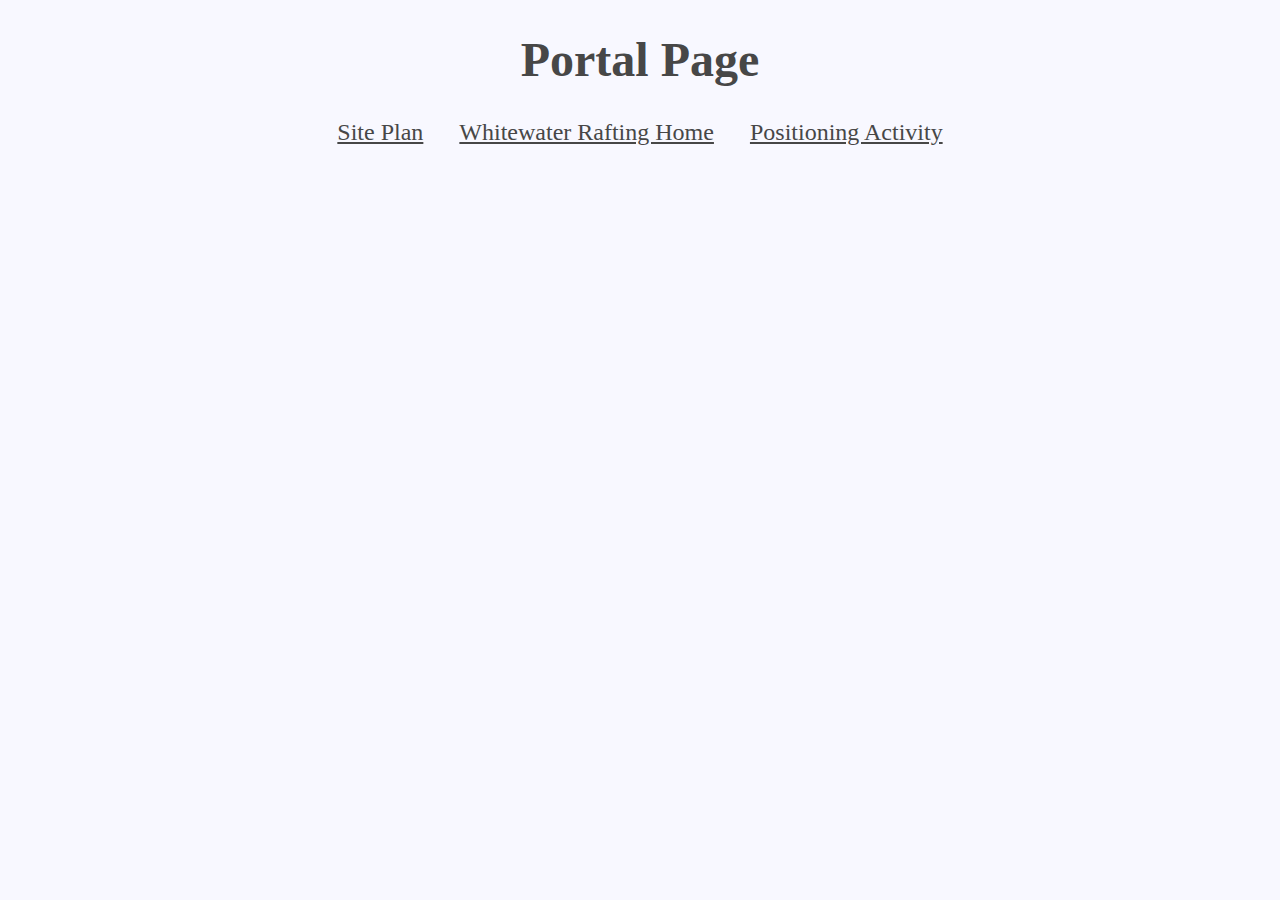
<file: index.html>
<!DOCTYPE html>
<html lang="en">
  <head>
    <meta charset="UTF-8" />
    <meta http-equiv="X-UA-Compatible" content="IE=edge" />
    <meta name="viewport" content="width=device-width, initial-scale=1.0" />
    <link rel="stylesheet" href="homestyle/style.css">
    <title>Portal Page</title>
  </head>
  <body>
    <h1>Portal Page</h1>
    <nav>
      <a href="wwr/site-plan-rafting.html">Site Plan</a>
      <a href="wwr/index.html">Whitewater Rafting Home</a>
      <a href="positioning/positioning.html">Positioning Activity</a>
    </nav>
  </body>
</html>
</file>
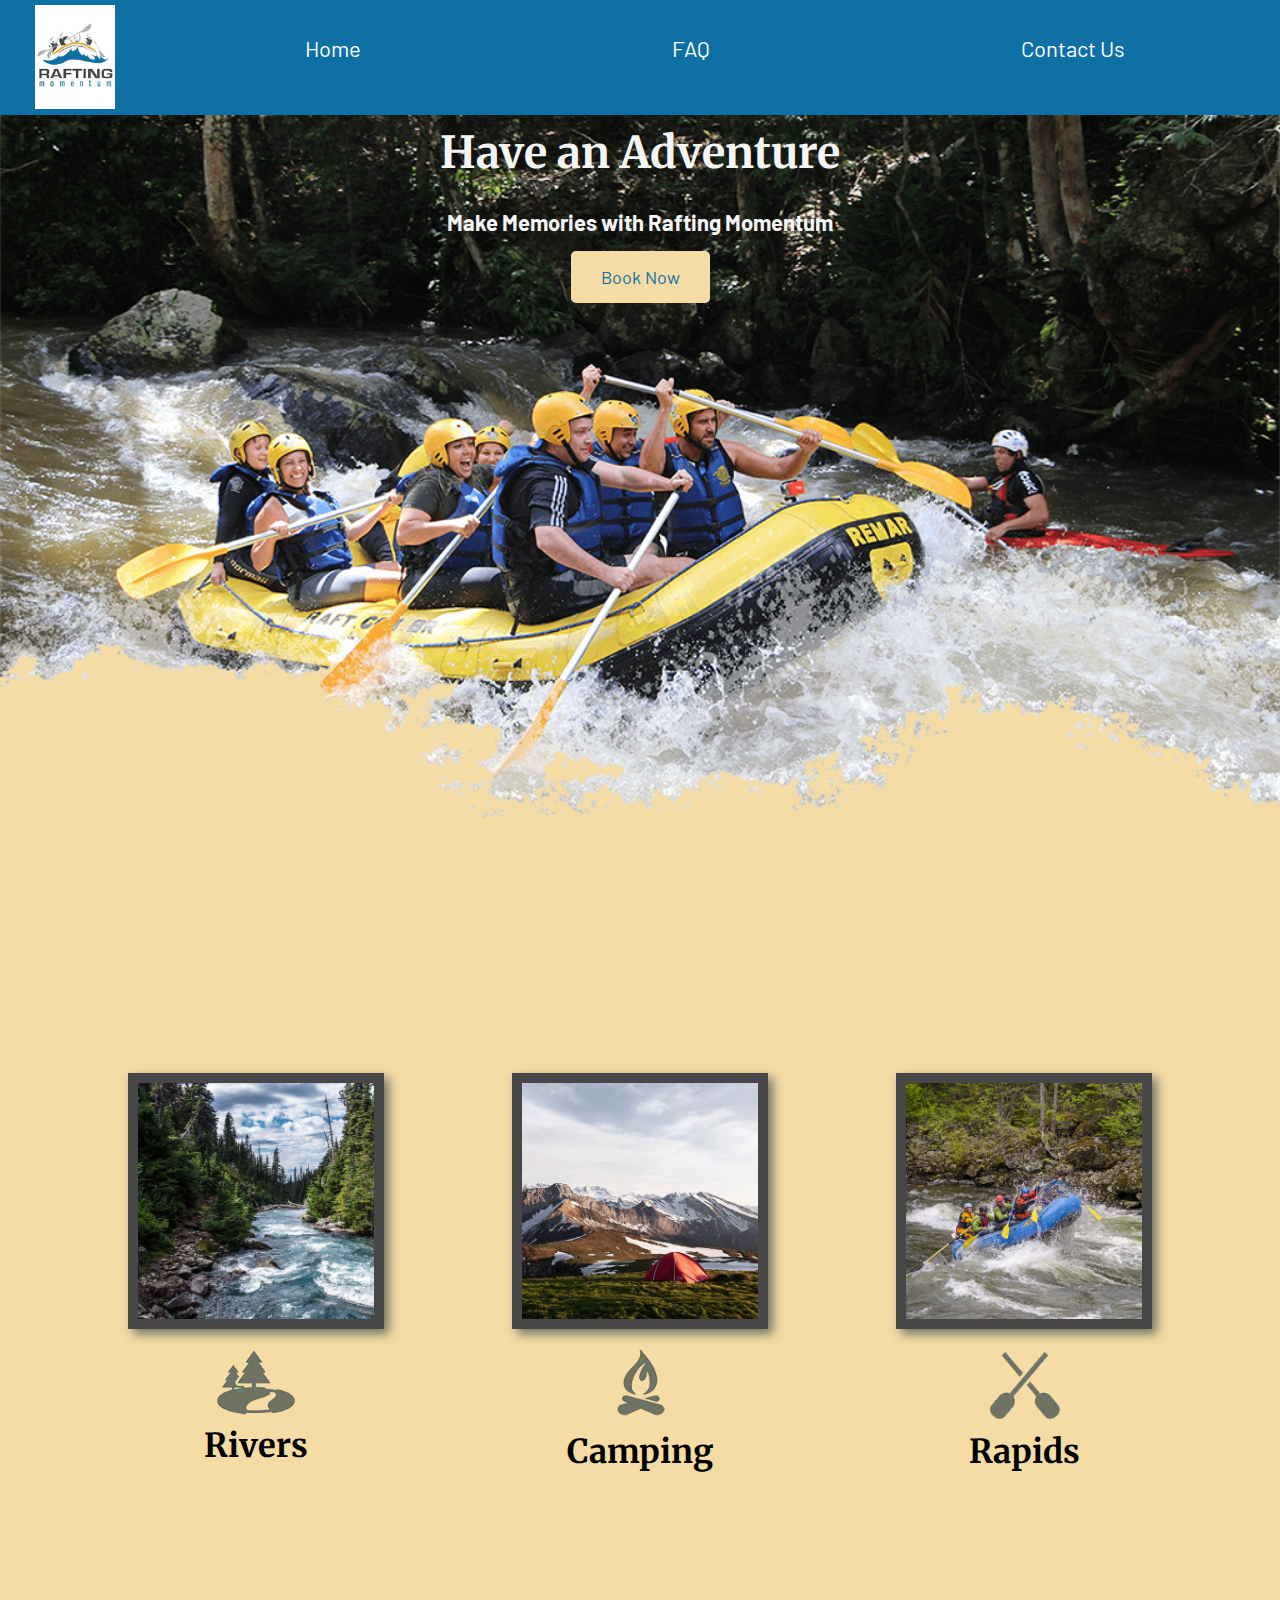
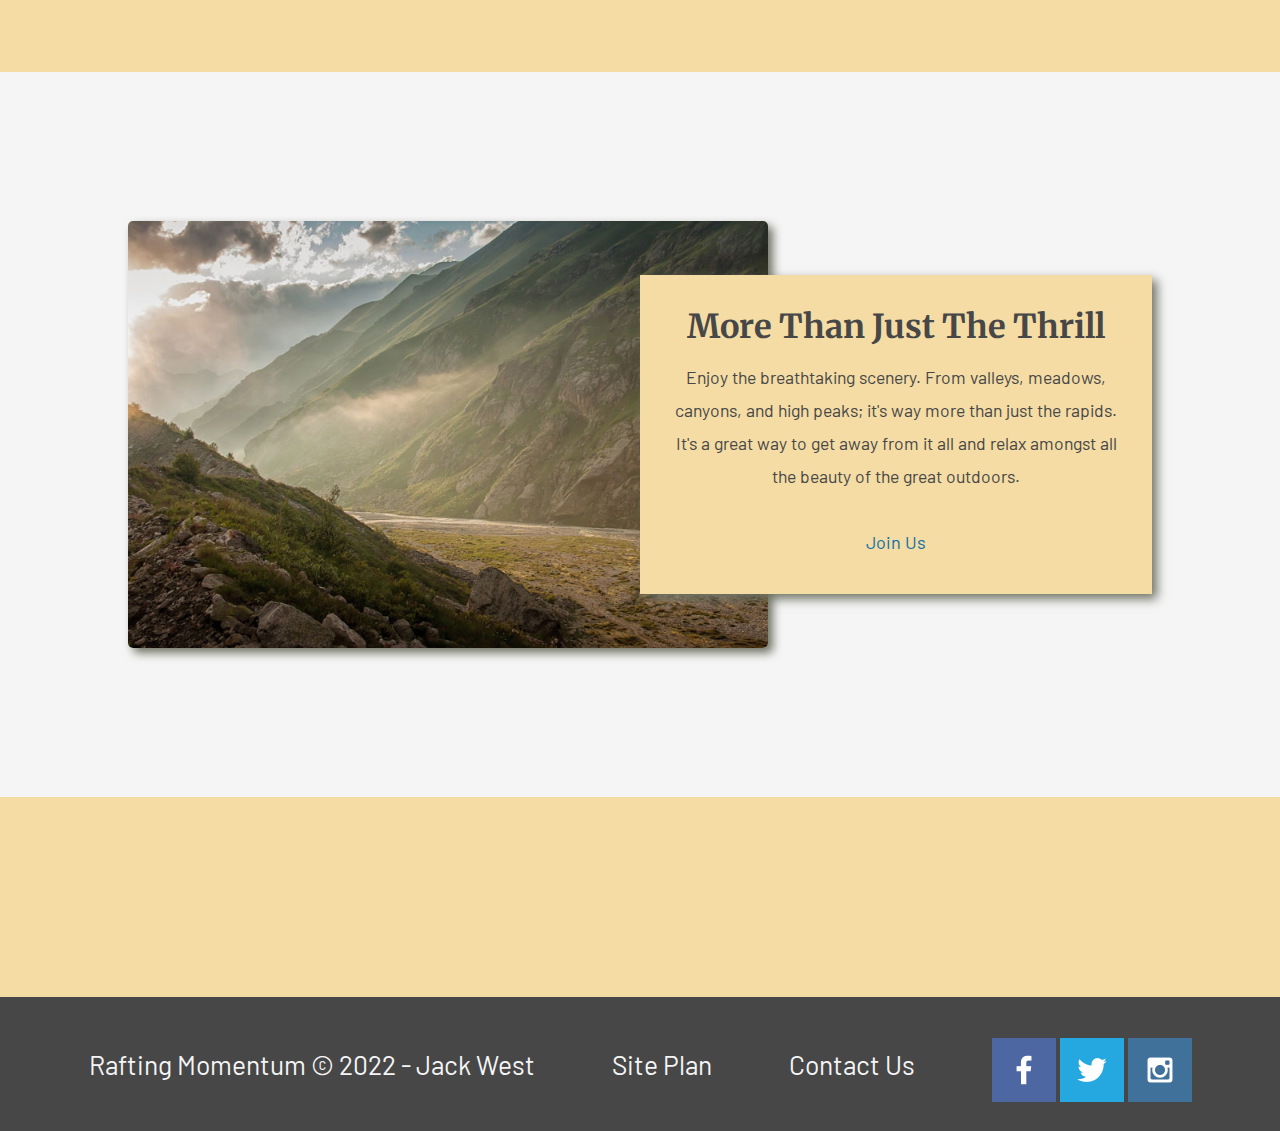
<file: wwr/index.html>
<!DOCTYPE html>
<html lang="en">
<head>
    <meta charset="UTF-8">
    <meta http-equiv="X-UA-Compatible" content="IE=edge">
    <meta name="viewport" content="width=device-width, initial-scale=1.0">
    <link rel="stylesheet" href="styles/styles.css">
    <title>Whitewater Rafting Vacations | Rafting Momentum | Home</title>
</head>
<body>
    <div id="content">
        <header>
            <a id="logo-link" href="index.html">
                    <img class="logo" src="images/raftinglogo.jpeg" alt="Rafting Momentum Logo">
            </a>
            <nav>
                    <a href="index.html">Home</a>
                    <a href="faq.html">FAQ</a>
                    <a href="contactus.html">Contact Us</a>
            </nav>
        </header>
        <div id="hero">
            <div id="hero-box">
                <img id="hero-img" src="images/hero.png" alt="People enjoying rafting">
            </div>
            <section id="hero-msg">
            <h1 class="home-title">Have an Adventure</h1>
            <h4>Make Memories with Rafting Momentum</h4>
            <div class="button-box">
                <a class="book" href="contactus.html">Book Now</a>
                </div>
            </section>
        </div>
        <main class="home-grid" id="index-main">
            <section class="river-card">
                <img class="card-img" src="images/rivers.jpeg" alt="river in forest">
                <img class="icon" src="images/river_icon.png" alt="river icon">
                <h2>Rivers</h2>
            </section>
            <section class="camping-card">
                <img class="card-img" src="images/camping.jpeg" alt="tent in mountains">
                <img class="icon" src="images/fire_icon.png" alt="fire icon">
                <h2>Camping</h2>
            </section>
            <section class="rapids-card">
                <img class="card-img" src="images/rapids.jpeg" alt="tent in mountains">
                <img class="icon" src="images/oars.png" alt="oars icon">
                <h2>Rapids</h2>
            </section>
            <div id="background"></div>
            <img class="mountains" src="images/mountains.jpeg" alt="Misty mountains">
            <section class="msg">
                <h2>More Than Just The Thrill</h2>
                <p>Enjoy the breathtaking scenery. From valleys, meadows, canyons, and high peaks; it's way more than just the rapids. It's a great way to get away from it all and relax amongst all the beauty of the great outdoors.</p>
                <a class="join" href="rivers.html">Join Us</a>
            </section>
        </main>    
        <footer>
            <p>Rafting Momentum &copy; 2022 - Jack West</p>
            <p><a href="site-plan-rafting.html">Site Plan</a></p>
            <p><a href="contactus.html">Contact Us</a></p>
            <div class="social">
                <a href="https://facebook.com" target="_blank">
                    <img src="images/facebook.png" alt="fb icon">
                </a>
                <a href="https://twitter.com" target="_blank">
                    <img src="images/twitter.png" alt="twitter icon">
                </a>
                <a href="https://instagram.com" target="_blank">
                    <img src="images/instagram.png" alt="instagram icon">
                </a>
            </div>
        </footer>
    </div>
</body>
</html>
</file>
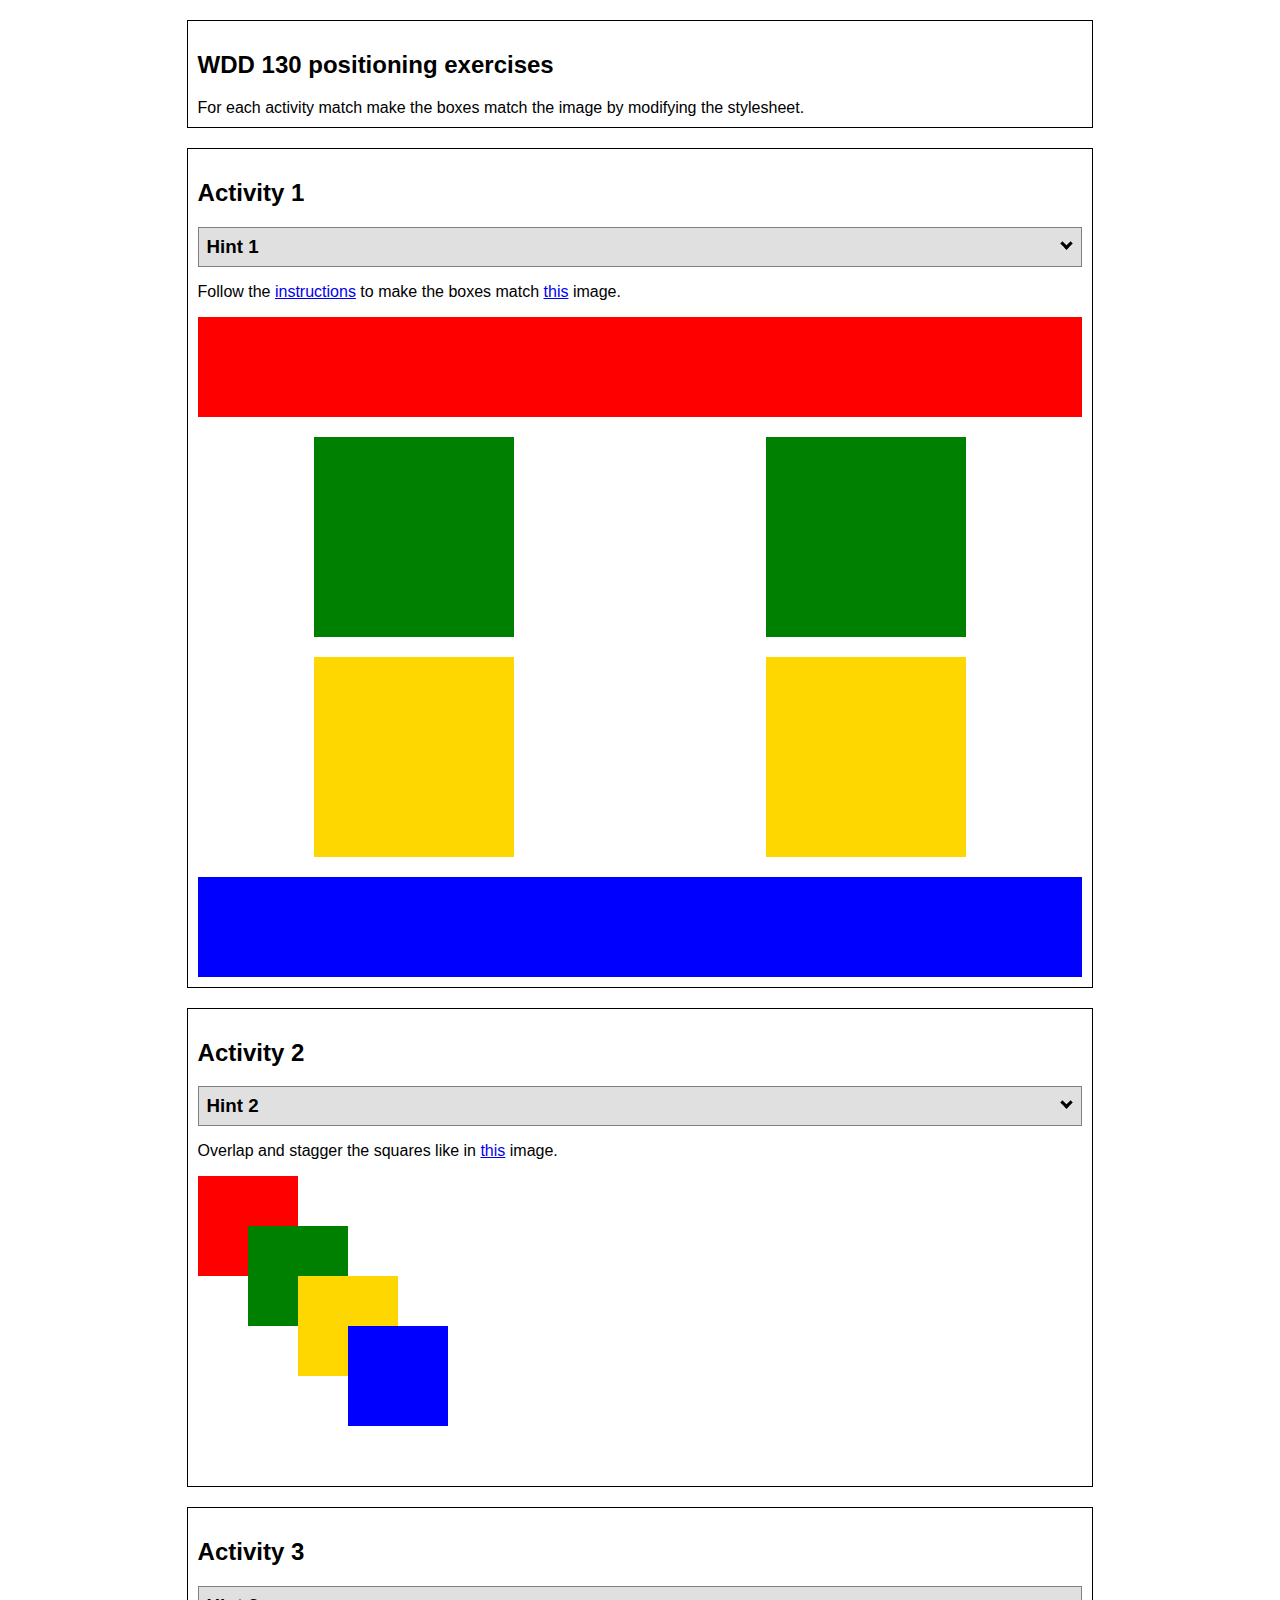
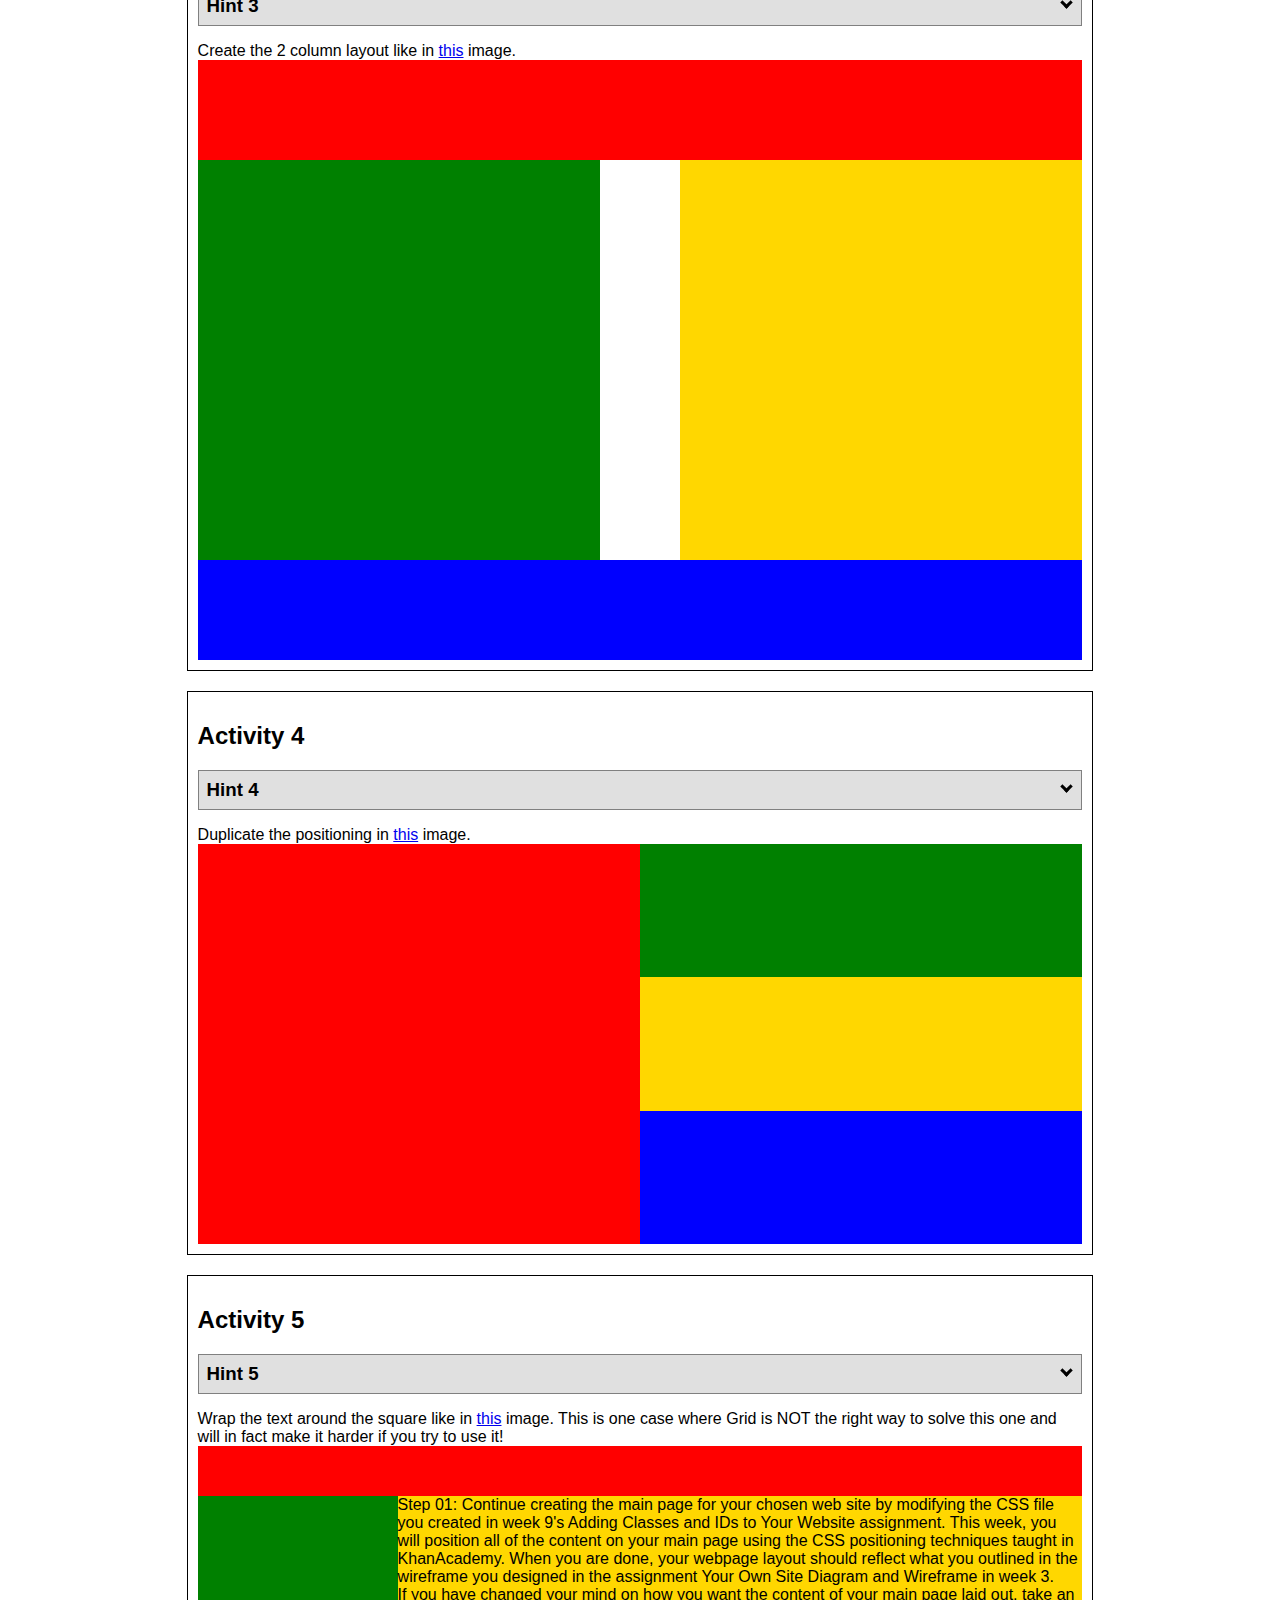
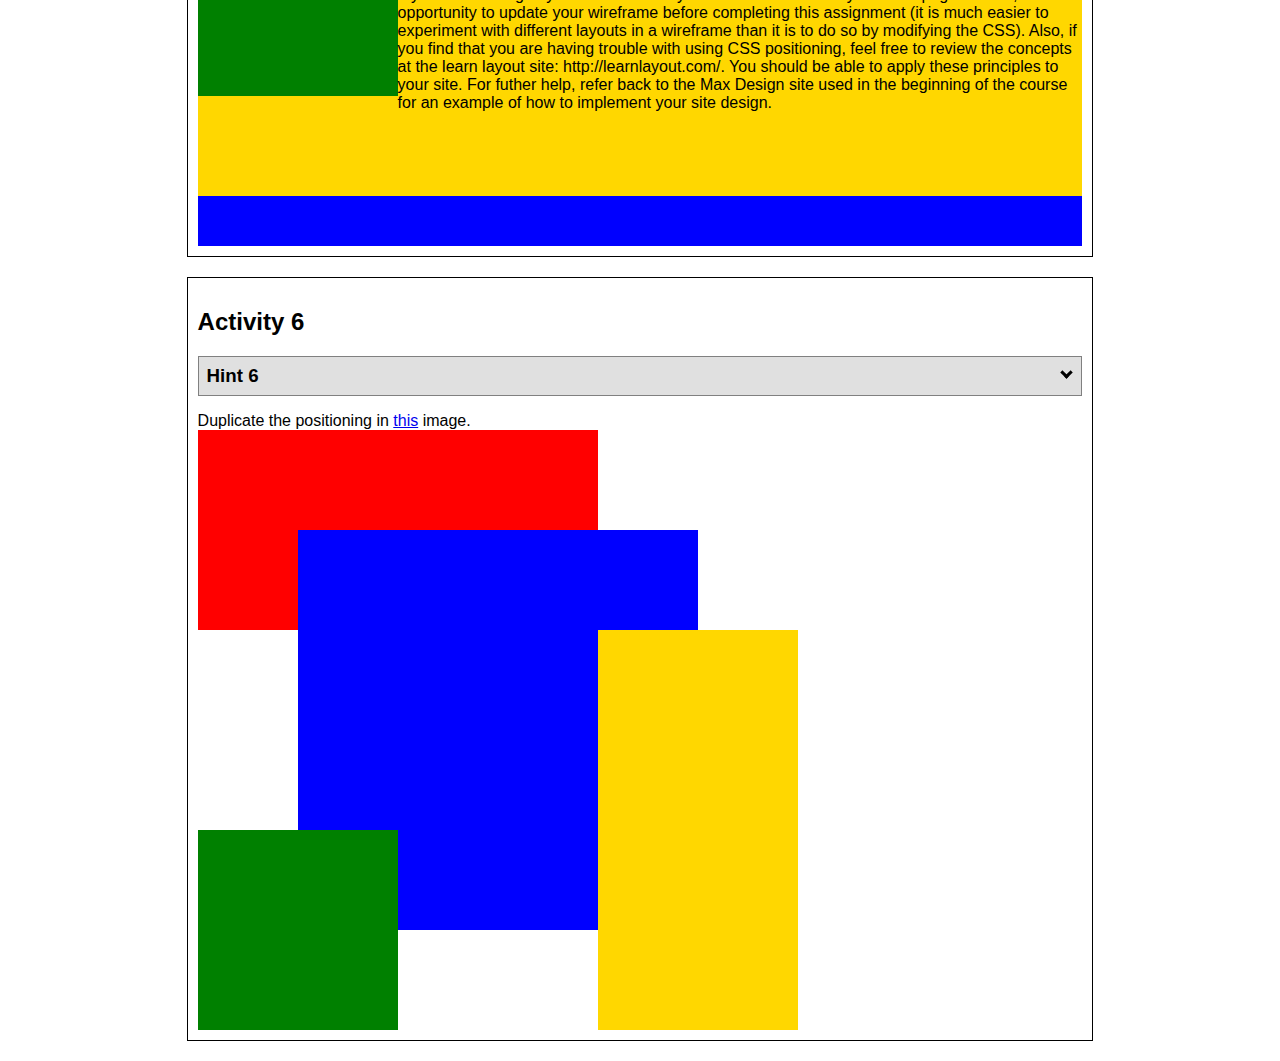
<file: positioning/positioning.html>
<!DOCTYPE html>
<html lang="en">
  <head>
    <!-- HTML - Name: positioning.html -->
    <title>Positioning Activity</title>
    <link rel="stylesheet" type="text/css" href="positionstyles.css" />
  </head>
  <body>
    <div class="activity">
      <h2>WDD 130 positioning exercises</h2>
      For each activity match make the boxes match the image by modifying the stylesheet.</div>
    <div class="activity">
      <h2>Activity 1</h2>
      <section class="hint"><input type="checkbox" ><i></i> <h3>Hint 1</h3><div><p>Check out the <a href="https://byui-wdd.github.io/wdd130/activities/w06-css-positioning.html" target="_blank">activity instructions</a> in Ilearn!</p></div></section>
      <p>Follow the <a href="https://byui-wdd.github.io/wdd130/activities/w06-css-positioning.html" target="_blank">instructions</a> to make the boxes match  <a href="https://byui-wdd.github.io/wdd130/images/example1.png" target="_blank">this</a> image.</p>
      <div class="content1" >
        <div class="red1" ></div>
        <div class="green1" ></div>
        <div class="green1" ></div>
        <div class="yellow1"></div>
        <div class="yellow1"></div>
        <div class="blue1"></div>
      </div>
    </div>
    <div class="activity">
      <h2>Activity 2</h2>
      <section class="hint"><input type="checkbox" > <h3>Hint 2</h3><i></i><div><p>Remember that the best way to shift elements around slightly on the page is with Margins.  You could also use Grid.  Either would work for this. If you choose margin, you can use a <em>negative</em> margin. (ie margin-top: -20px;)</p><h4>Properties used:</h4><ul><li>margin-top, margin-left</li><li>...or...</li><li>grid-template-columns: 50px 50px 50px 50px 50px </li></ul></div></section>
      <p>Overlap and stagger the squares like in <a href="https://byui-wdd.github.io/wdd130/images/example2.png" target="_blank">this</a> image.</p>
      <div class="content2" >
        <div class="red2" ></div>
        <div class="green2" ></div>
        <div class="yellow2"></div>
        <div class="blue2"></div>
      </div>
    </div>
    <div class="activity">
      <h2>Activity 3</h2>
      <section class="hint"><input type="checkbox" > <h3>Hint 3</h3><i></i><div><p>This one is going to be best solved with CSS Grid. Remember to make the boxes the right width first...then start moving them around. </p><h4>Properties used:</h4><ul><li>display:grid;</li><li>grid-template-columns:</li><li>grid-column-gap:</li>
        <li>grid-column:</li>  </ul></div></section>
      Create the 2 column layout like in <a href="https://byui-wdd.github.io/wdd130/images/example3.png" target="_blank">this</a>  image.
      <div class="content3" >
        <div class="red3" ></div>
        <div class="green3" ></div>
        <div class="yellow3"></div>
        <div class="blue3"></div>
      </div>
    </div>
    <div class="activity">
      <h2>Activity 4</h2>
      <section class="hint"><input type="checkbox" > <h3>Hint 4</h3><i></i><div><p>For the others we have been primarily concerned with width. For this one you will need to adjust height as well. </p><h4>Properties used:</h4><ul><li>display:grid;</li><li>grid-template-columns:</li><li>grid-row:</li></ul></div></section>
      Duplicate the positioning in <a href="https://byui-wdd.github.io/wdd130/images/example4.png" target="_blank">this</a> image. 
      <div class="content4" >
        <div class="red4" ></div>
        <div class="green4" ></div>
        <div class="yellow4"></div>
        <div class="blue4"></div>
      </div>
    </div>

    <div class="activity">
      <h2>Activity 5</h2>
      <section class="hint"><input type="checkbox" > <h3>Hint 5</h3><i></i><div><p>Grid is <strong>not</strong> the right way to do this.  In fact there is only one way to really do that...and that is with float. Remember that we float the thing we want the text to wrap around.  Also remember to start by making all the shapes the right size and shape.</p><h4>Properties used:</h4><ul><li>float: left;</li></ul></div></section>
      Wrap the text around the square like in <a href="https://byui-wdd.github.io/wdd130/images/example5.png" target="_blank">this</a> image. This is one case where Grid is NOT the right way to solve this one and will in fact make it harder if you try to use it!
      <div class="content5" >
        <div class="red5" ></div>
        <div class="green5" ></div>
        <div class="yellow5">Step 01: Continue creating the main page for your chosen web site by modifying the CSS file you created in week 9's Adding Classes and IDs to Your Website assignment. This week, you will position all of the content on your main page using the CSS positioning techniques taught in KhanAcademy. When you are done, your webpage layout should reflect what you outlined in the wireframe you designed in the assignment Your Own Site Diagram and Wireframe in week 3. <br />
          If you have changed your mind on how you want the content of your main page laid out, take an opportunity to update your wireframe before completing this assignment (it is much easier to experiment with different layouts in a wireframe than it is to do so by modifying the CSS). Also, if you find that you are having trouble with using CSS positioning, feel free to review the concepts at the learn layout site: http://learnlayout.com/. You should be able to apply these principles to your site. For futher help, refer back to the Max Design site used in the beginning of the course for an example of how to implement your site design.</div>
        <div class="blue5"></div>
      </div>
    </div>
    <div class="activity">
      <h2>Activity 6</h2>
      <section class="hint"><input type="checkbox" > <h3>Hint 6</h3><i></i><div><p>This one is all about visualizing the grid behind the layout. If you are having a hard time doing that first: all the sizes are even multiples of 100, and second here is another example with the lines drawn: <a href="https://byui-wdd.github.io/wdd130/images/example6-hint.png" target="_blank">example 6 with lines</a>. For this one you will find it easiest if you use px for the column width. You can also use <kbd>z-index</kbd> to control the element layering.    </p><h4>Properties used:</h4><ul><li>display:grid;</li><li>grid-template-columns:</li><li>grid-column:</li><li>grid-row:</li><li><a href="https://www.w3schools.com/cssref/pr_pos_z-index.asp" target="_blank">z-index:</a></li></ul></div></section>
      Duplicate the positioning in <a href="https://byui-wdd.github.io/wdd130/images/example6.png" target="_blank">this</a> image.
      <div class="content6" >
        <div class="red6" ></div>
        <div class="green6" ></div>
        <div class="yellow6"></div>
        <div class="blue6"></div>
      </div>
    </div>
  </body>
</html>
</file>
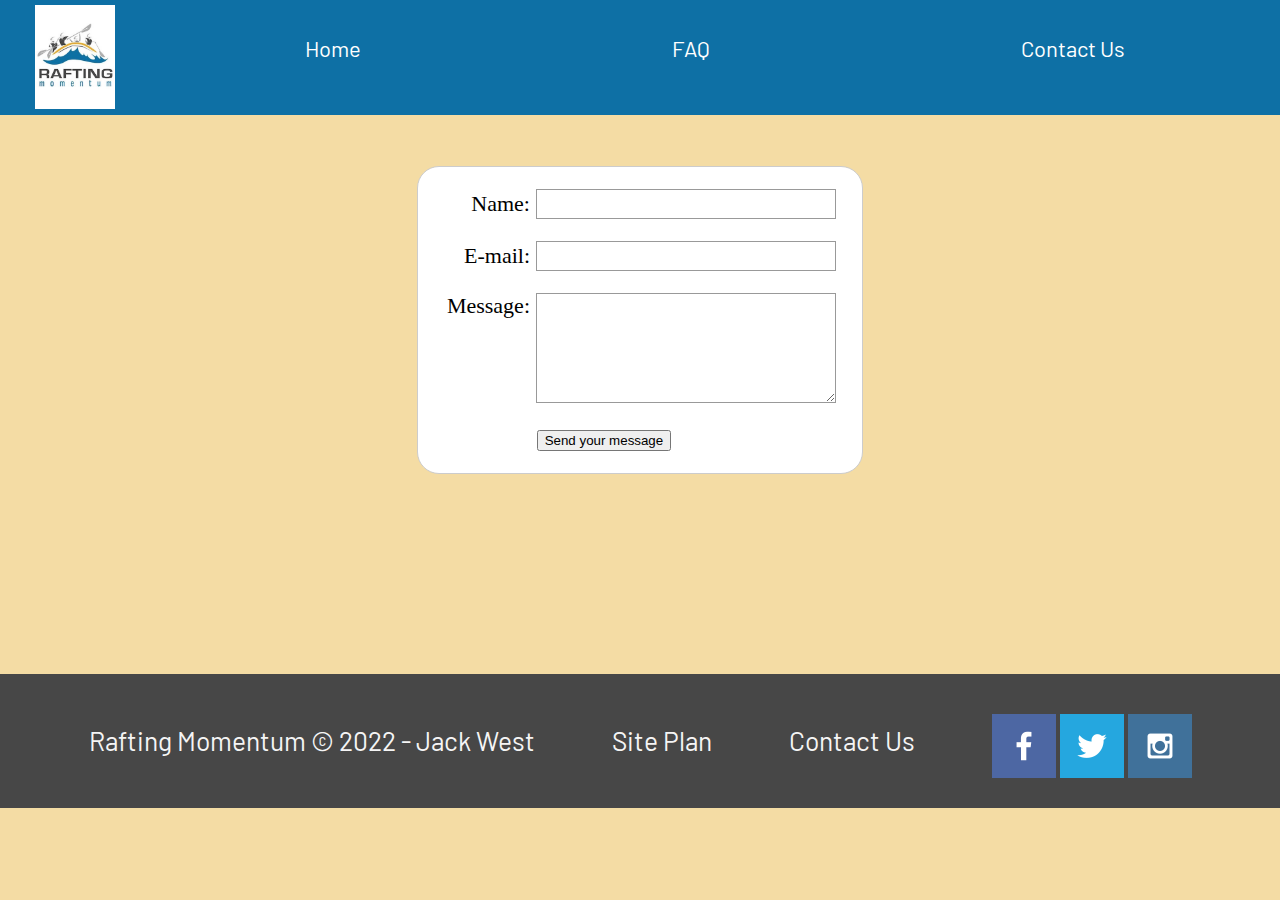
<file: wwr/contactus.html>
<!DOCTYPE html>
<html lang="en">
<head>
    <meta charset="UTF-8">
    <meta http-equiv="X-UA-Compatible" content="IE=edge">
    <meta name="viewport" content="width=device-width, initial-scale=1.0">
    <link rel="stylesheet" href="styles/styles.css">
    <title>Whitewater Rafting Vacations | Rafting Momentum | Contact Us</title>
</head>
<body>
    <div id="content">
        <header>
            <a id="logo-link" href="index.html">
                    <img class="logo" src="images/raftinglogo.jpeg" alt="Rafting Momentum Logo">
            </a>
            <nav>
                    <a href="index.html">Home</a>
                    <a href="faq.html">FAQ</a>
                    <a href="contactus.html">Contact Us</a>
            </nav>
        </header>
        <main>
            <div id="feedback"></div>
            <form action="/my-handling-form-page" method="post">
                <ul>
                  <li>
                    <label for="name">Name:</label>
                    <input type="text" id="name" name="user_name" />
                  </li>
                  <li>
                    <label for="mail">E-mail:</label>
                    <input type="email" id="mail" name="user_email" />
                  </li>
                  <li>
                    <label for="msg">Message:</label>
                    <textarea id="msg" name="user_message"></textarea>
                  </li>
                  <li class="button">
                    <button type="submit">Send your message</button>
                  </li>
                </ul>
              </form>
        </main>
        <footer>
            <p>Rafting Momentum &copy; 2022 - Jack West</p>
            <p><a href="site-plan-rafting.html">Site Plan</a></p>
            <p><a href="contactus.html">Contact Us</a></p>
            <div class="social">
                <a href="https://facebook.com" target="_blank">
                    <img src="images/facebook.png" alt="fb icon">
                </a>
                <a href="https://twitter.com" target="_blank">
                    <img src="images/twitter.png" alt="twitter icon">
                </a>
                <a href="https://instagram.com" target="_blank">
                    <img src="images/instagram.png" alt="instagram icon">
                </a>
            </div>
        </footer>
    </div>
    <script>
        const feedbackElement=document.getElementById('feedback')
        const formElement=document.forms[0]
        formElement.addEventListener('submit', function(e) {
            e.preventDefault();
            feedbackElement.innerHTML='Hello' + formElement.user_name.value + '! Thank you for your message. We will get back to you as soon as possible!';
            feedbackElement.style.display='block';
            document.body.classList.toggle('moveDown')
        })
    </script>
</body>
</html>
</file>
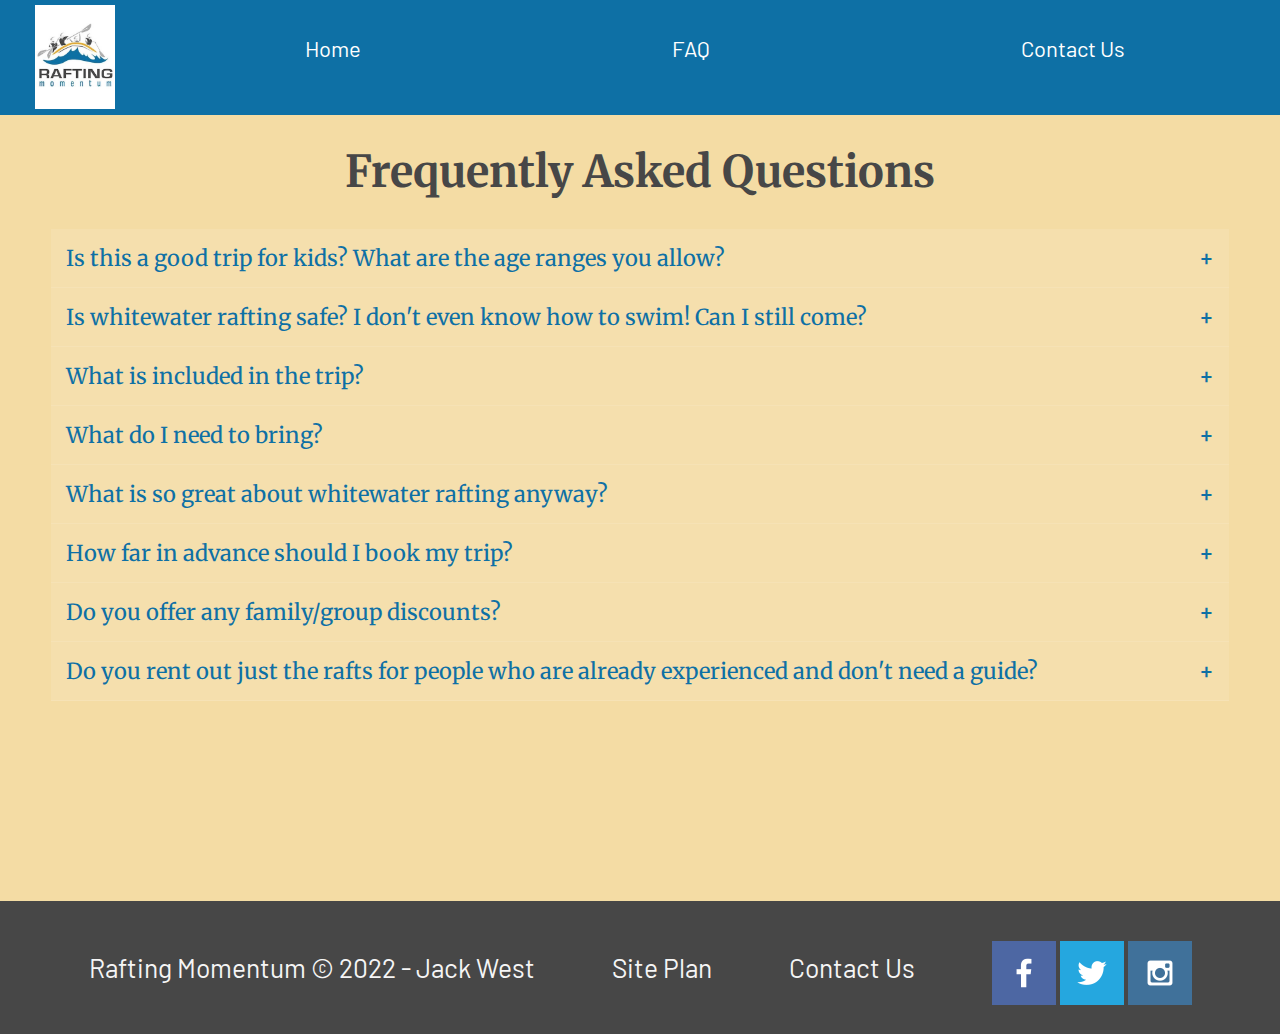
<file: wwr/faq.html>
<!DOCTYPE html>
<html lang="en">
  <head>
    <meta charset="UTF-8" />
    <meta http-equiv="X-UA-Compatible" content="IE=edge" />
    <meta name="viewport" content="width=device-width, initial-scale=1.0" />
    <link rel="stylesheet" href="styles/styles.css" />
    <title>Whitewater Rafting Vacations | Rafting Momentum | FAQ</title>
  </head>
  <body id="faq-body">
    <div id="content">
      <header>
        <a id="logo-link" href="index.html">
          <img
            class="logo"
            src="images/raftinglogo.jpeg"
            alt="Rafting Momentum Logo"
          />
        </a>
        <nav>
          <a href="index.html">Home</a>
          <a href="faq.html">FAQ</a>
          <a href="contactus.html">Contact Us</a>
        </nav>
      </header>
      <main class="faq">
        <h1 id="faq-title">Frequently Asked Questions</h1>
        <div class="acc-kontainer">
          <div>
            <input type="radio" name="acc" id="acc1"/>
            <label for="acc1">
              Is this a good trip for kids? What are the age ranges you
              allow?
              </label>
            <div class="acc-body">
              Absolutely this is a good trip for children of all ages. We have
              found however that children over the age of 8 seem to enjoy it
              more overall (And parents especially enjoy it more if their
              children are all over 8). A common concern we get from parents is
              that their children will be bored stuck on a boat for hours at a
              time. Surprisingly we deal with very few bored children of any
              age. The areas we are rafting through are some of the most
              beautiful in the world, and you never know what you might see
              around any corner. Not to mention the rapids which keep things
              very interesting. Each boat also comes equipped with a guide. It
              has been proven that river guides are unable to go for very long
              at all without telling stories...some of which are even true!
            </div>
          </div>
          <div>
            <input type="radio" name="acc" id="acc2" />
            <label for="acc2">
              Is whitewater rafting safe? I don't even know how to swim! Can I still come?
              </label>
            <div class="acc-body">
              As with all adventure sports, there is an inherent and assumed
              element of risk. To help ensure your safety, our guides are all
              certified in Wilderness First aid and all start with at least 3
              years of rafting experience. The most common injuries are sunburns
              and injuries that occur on land. Everyone on commercial rafting
              trips wears coast guard approved life vest or personal flotation
              device (PFD). Many non swimmers go on rafting trips and have a
              great time. Your guide will give you an in depth and engaging
              safety talk before your trip begins explaining what you should
              prepare for and do in the event that you fall out of the raft.
            </div>
          </div>
          <div>
            <input type="radio" name="acc" id="acc3"/>
            <label for="acc3">
              What is included in the trip?
            </label>
            <div class="acc-body">
              We will provide all necessary camping equipment. This includes a
              sleeping bag, foam pad, waterproof duffle bag, small waterproof
              day bag, tent and a cot, eating utensils and camping chair. We
              provided water and lemonade during the day. Coffee, tea and hot
              chocolate are provided during the morning and evening hours. You
              may bring beer, liquor and soft drinks (in reasonable amounts, 2
              cans per day). You may purchase these items either the night
              before the trip, or on your way to the put-in. 3 meals per day,
              plus snacks
            </div>
          </div>
          <div>
            <input type="radio" name="acc" id="acc4" />
            <label for="acc4"> What do I need to bring? </label>
            <div class="acc-body">
              <img id="chklst" src="images/raftinggear.png" alt="rafting checklist"/>
              The most effective way to plan for temperature and weather changes
              in the Canyon is to be prepared for both hot & dry and cold & wet
              Rain jacket and rain pants- do not bring ponchos Quick dry shirts
              and shorts long sleeve cotton shirt and pants- helps keep you
              cooler on hot days. Button down shirts provide more sun protection
              on the neck Light Weight Cotton Pant, Nylon Pant or Sarong the
              best thing for men to wear are swim trunks as shorts if you are
              cold natured, bring polypropylene long underwear top and bottom
              Women wear swim suits or quick dry underwear and sport bras as a
              base layer during the day. Over the base layer, wear a pair of
              quick dry shorts and the shirt of your choice (polypropylene if
              you are cold, cotton if you are hot). Two piece swim suits are
              convenient when changing or going to the bathroom. hat- large brim
              hat offers protection from the sun with a good quality strap.
              Sunglasses with strap socks- used for hiking and to protect your
              feet from the sun. sandals or water shoes- if not used to hiking
              in these, bring a pair of shoes you have hiked in before camper
              wear: Bring something comfortable to wear around camp. Cotton
              dresses, skirts and sarongs are all popular options. Sleep wear:
              You might choose to sleep in your camp wear. Otherwise, you might
              like to bring something comfortable to sleep in. water bottle
              small day pack for hikes moisturizing lotion headlamp or
              flashlight moleskin waterproof sunscreen and lip balm optional
              items: gloves fleece jacket towel bandana small pillow hygiene
              products: toothpaste, toothbrush, tissue, nail clippers, feminine
              hygiene products, extra eyeglasses or contacts, biodegradable soap
              and shampoo camera equipment book, watercolors, journal and pen
            </div>
          </div>
          <div>
            <input type="radio" name="acc" id="acc5" />
            <label for="acc5">
              What is so great about whitewater rafting anyway?
            </label>
            <div class="acc-body">
              <img id="raftview" src="images/raftingview.jpeg" alt="beautiful view from a raft"/>
              Are you kidding me! What's not great about whitewater
              rafting!...Let's describe a common day on the river. Arise in the
              soft light of the early morning after a night spent sleeping under
              a beautiful starry sky. Have a hearty warm breakfast of fresh
              blueberry pancakes or omelets to order, then pack your things and
              prepare for the day. The day is filled with some combination of
              swift water, rapids, calms, hikes, history, geology, stories, and
              more good food. We try to hit camp around 4 or 5, after setting up
              your cot you can relax with a good book or good company by the
              river, or explore around camp while your guides prepare your
              dinner...something perhaps like steak and potatoes, or grilled
              salmon...and dutch oven brownies...you won't forget the dutch oven
              brownies. After dinner it's more relaxing, and you might even be
              able to talk your guide into another story or two to send you off
              to bed under more stars than you thought were possible.
            </div>
          </div>
          <div>
            <input type="radio" name="acc" id="acc6" />
            <label for="acc6">
              How far in advance should I book my trip?
            </label>
            <div class="acc-body">
              If you have specific dates you need, we recommend booking a year
              in advance. If you can be more flexible 6 months in advance is
              usually sufficient.
            </div>
          </div>
          <div>
            <input type="radio" name="acc" id="acc7"/>
            <label for="acc7">
              Do you offer any family/group discounts?
            </label>
            <div class="acc-body">
              We do! For groups of 6 or more, we offer a discount of 15% off the total price.
            </div>
          </div>
          <div>
            <input type="radio" name="acc" id="acc8"/>
            <label for="acc8">
              Do you rent out just the rafts for people who are already experienced and don't need a guide?
            </label>
            <div class="acc-body">
              Unfortunately, we do not. All rafts must be accompanied by one of our guides in case of emergencies. If you would like to raft down any of the rivers without a guide, you will have to do so with your own equipment.
            </div>
          </div>
        </div>
      </main>
      <footer>
        <p>Rafting Momentum &copy; 2022 - Jack West</p>
        <p><a href="site-plan-rafting.html">Site Plan</a></p>
        <p><a href="contactus.html">Contact Us</a></p>
        <div class="social">
          <a href="https://facebook.com" target="_blank">
            <img src="images/facebook.png" alt="fb icon" />
          </a>
          <a href="https://twitter.com" target="_blank">
            <img src="images/twitter.png" alt="twitter icon" />
          </a>
          <a href="https://instagram.com" target="_blank">
            <img src="images/instagram.png" alt="instagram icon" />
          </a>
        </div>
      </footer>
    </div>
  </body>
</html>
</file>
<file: homestyle/style.css>
body{
    font-size: 40;
    text-align: center;
    background-color: ghostwhite;
}

h1{
    font-size: 3em;
    color: #474747;
}

nav{
    font-size: 1.5em;
}

nav a{
    padding: 15px;
    color: #474747;
}

nav a:visited{
    color: #474747;
}

nav a:hover{
    color: cornflowerblue;
}
</file>
<file: wwr/styles/styles.css>
/* Home Page Style */

@import url("https://fonts.googleapis.com/css2?family=Barlow&family=Merriweather:wght@300&display=swap");

#content{
    max-width: 1600px;
    margin: 0 auto;
}

body{
    font-size: 22px;
    background-color: #f4dca4;
    margin: 0;
    padding: 0;
}

header{
    background-color: #0e70a5;
    display: grid;
    grid-template-columns: 150px auto;
}

nav{
    display: flex;
    justify-content: space-around;
}

h2{
    margin: 0;
}

.logo{
    width: 80px;
}

#logo-link{
    padding-top: 5px;
    justify-self: center;
    align-self: center;
}

nav a{
    font-family: Barlow, Helvetica, sans-serif;
    text-align: center;
    color: white;
    text-decoration: none;
    padding: 35px;
}

nav a:hover{
    background-color: white;
    color: #474747;
}

.home-title{
    font-size: 2em;
    font-family: Merriweather, Verdana, 'Trebuchet MS';
    color: whitesmoke;
    margin-top: 10px;
}

#hero{
    display: grid;
    grid-template-columns: 1fr 3fr 1fr;
    margin-top: -100px;
}

#hero-box{
    grid-column: 1/4;
    grid-row: 1/3;
    z-index: -1;
}

#hero-msg{
    grid-column: 2/3;
    grid-row: 1/2;
    margin-top: 100px;
}

#hero-img{
    width: 100%;
}

#hero-msg h1, #hero-msg h4{
    text-align: center;
}

.button-box{
    text-align: center;
}

#index-main{
    display: grid;
    grid-template-columns: repeat(10, 1fr);
}

#index-main section{
    text-align: center;
}

h4{
    font-family: Barlow, Helvetica, sans-serif;
    color: whitesmoke;
}

.icon{
    width: 80px;
    padding-top: 10px;
}

#background{
    height: 725px;
    background-color: whitesmoke;
    grid-column: 1/11;
    grid-row: 4/9;
}

.book, .join{
    font-size: 18px;
    font-family: Barlow, Helvetica, sans-serif;
    background-color: #f4dca4;
    color: #0e70a5;
    text-decoration: none;
    padding: 15px 30px;
    margin-top: 50px;
    border-radius: 5px;
}

.book:hover, .join:hover{
    background-color: #0e70a5;
    color: white;
}

.card-img, .mountains{
    width: 100%;
}

.river-card{
    grid-column: 2/4;
    grid-row: 2/3;
}

.camping-card{
    grid-column: 5/7;
    grid-row: 2/3;
}

.rapids-card{
    grid-column: 8/10;
    grid-row: 2/3;
}

.mountains{
    grid-column: 2/7;
    grid-row: 5/8;
    box-shadow: 5px 5px 10px #6f7364;
    border-radius: 5px;
}

.card-img{
    border: 10px solid #474747;
    transition: transform .5s;
    box-shadow: 5px 5px 10px #6f7364;
}

.card-img:hover{
    opacity: .6;
    transform: scale(1.1);
}

.camping-card, .river-card, .rapids-card{
    font-family: Merriweather, Verdana, 'Trebuchet MS';
    margin: 200px 0;
}

.msg{
    background-color: #f4dca4;
    line-height: 1.5em;
    padding: 35px;
    grid-column: 6/10;
    grid-row: 6/7;
    box-shadow: 5px 5px 10px #6f7364;
    z-index: 3;
}

.msg h2{
    font-family: Merriweather, Verdana, 'Trebuchet MS';
    color: #474747;
}

.msg p{
    font-size: .8em;
    font-family: Barlow, Helvetica, sans-serif;
    color: #474747;
    padding-bottom: 15px;
}

main section img{
    box-sizing: border-box;
}

footer{
    font-family: Barlow, Helvetica, sans-serif;
    background-color: #474747;
    color: whitesmoke;
    padding: 25px 50px;
    margin-top: 200px;
    display: flex;
    justify-content: space-around;
    align-items: center;
}

footer p{
    font-size: 1.2em;
}

footer .social img{
    padding-top: 15px;
}

footer p a:hover{
    text-decoration: underline;
}

footer a{
    color: whitesmoke;
    text-decoration: none;
}

footer a:hover{
    color: #f4dca4;
}

/* FAQ Styles */

#faq-body{
    background-color: #f4dca4;
     font-family: Merriweather, Verdana, 'Trebuchet MS';
}

#faq-title{
     color: #474747;
     text-align:center;
}

   /*--------Accordion-------*/
 
.acc-kontainer {
    width: 92%;
    margin: auto;
}

.acc-body{
    font-family: Barlow, Helvetica, sans-serif;
}

.acc-kontainer .acc-body {
    width: 90%;
    width: calc(100% - 20px);
    margin: 0 auto;
    height: 0;
    color: rgba(0, 0, 0, 0);;
    background-color: rgba(255, 255, 255, 0.2);
    line-height: 28px;
    padding: 0 20px;
    box-sizing: border-box;
    transition: 0.5s;
}
  
.acc-kontainer label {
    cursor: pointer;
    background-color: rgba(255, 255, 255, 0.1);
    border-bottom: 1px solid rgba(255, 255, 255, 0.1);
    display: block;
    padding: 15px;
    width: 100%;
    color: #0e70a5;
    font-weight: 400;
    box-sizing: border-box;
    z-index: 100;
    text-align: left;
}
  
.acc-kontainer input{
    display: none;
}
  
.acc-kontainer label:before {
    content: '+';
    font-weight: bolder;
    float: right;
}
  
.acc-kontainer input:checked+label {
    background-color: rgba(255, 255, 255, 0.15);
}
  
.acc-kontainer input:checked+label:before {
    content: '-';
    transition: 0.5s;
}
  
.acc-kontainer input:checked~.acc-body {
    height: auto;
    color: #474747;
    font-size: 1em;
    padding: 20px;
    transition: 0.5s;
}

#chklst, #raftview{
    float: right;
    display: inherit;
    height: inherit;
    margin-left: 35px;
}

#raftview{
    border-radius: 5px;
}

/* Contact Us */

#feedback{
    background-color: antiquewhite;
    position: absolute;
    top: 0;
    left: 0;
    right: 0;
    padding: .5em;
    display: none;
}

.moveDown{
    margin-top: 3em;
}

form {
    /* Center the form on the page */
    margin: 4% auto;
    width: 400px;
    /* Form outline */
    padding: 1em;
    border: 1px solid #ccc;
    border-radius: 1em;
    background-color: white;
}
  
ul {
list-style: none;
padding: 0;
margin: 0;
}

form li + li {
margin-top: 1em;
}

label {
/* Uniform size & alignment */
display: inline-block;
width: 90px;
text-align: right;
}

input,
textarea {
/* To make sure that all text fields have the same font settings
    By default, textareas have a monospace font */
font: 1em sans-serif;

/* Uniform text field size */
width: 300px;
box-sizing: border-box;

/* Match form field borders */
border: 1px solid #999;
}

input:focus,
textarea:focus {
/* Additional highlight for focused elements */
border-color: #000;
}

textarea {
/* Align multiline text fields with their labels */
vertical-align: top;

/* Provide space to type some text */
height: 5em;
}

.button {
/* Align buttons with the text fields */
padding-left: 90px; /* same size as the label elements */
}

button {
/* This extra margin represent roughly the same space as the space
    between the labels and their text fields */
margin-left: 0.5em;
}

/* Media Query */

@media screen and (max-width: 900px) {
    #hero, .home-grid {
        display: block;
        height: auto;
    }
    nav, footer {
        flex-direction: column;
    }
    nav a {
        display: block;
        padding: 15px;
    }
    #hero {
        margin-top: 0;
    }
    #hero-msg {
        margin-top: 0;
    }
    #hero-msg h4 {
        display: none;
    }
    .home-title {
        font-size: 25px;
        color: #6f7364;
    }
    .river-card, .camping-card, .rapids-card { 
        margin: 50px auto;
        width: 60%;
    }
    #background {
        display: none;
    }
    .mountains, .msg {
        width: 80%;
        display: block;
        margin: 0 auto;
    }
    footer {
        margin-top: 25px;
    }
    #chklst, #raftview{
        display: none;
    }
}
</file>
<file: positioning/positionstyles.css>
/* CSS - Name: "positionstyles.css" */
/* Activity 1 styles */
.content1 {
  display: grid;
  grid-template-columns: 1fr 1fr;
  justify-items: center;
  grid-gap: 20px;

}
.red1 { 
  width: 100%; 
  height: 100px; 
  background-color: red; 
  grid-column: 1/3;

} 
.green1 {
  width: 200px; 
  height: 200px; 
  background-color: green; 

} 
.yellow1 {
  width: 200px; 
  height: 200px; 
  background-color: gold; 
} 
.blue1 {
  width: 100%; 
  height: 100px; 
  background-color: blue; 
  grid-column: 1/3;
} 
/* Activity 2 styles */ 
.content2 {
  /* This is the parent of the activity 2 boxes. */
  display: grid;
  grid-template-columns: repeat(6,50px);
  grid-template-rows: repeat(6, 50px);
}
.red2 {
  width: 100px; 
  height: 100px; 
  background-color: red; 
  z-index: 0;
  grid-column: 1/3;
} 
.green2 { 
  width: 100px; 
  height: 100px; 
  background-color: green; 
  z-index: 1;
  grid-column: 2/4;
} 
.yellow2 {
  width: 100px; 
  height: 100px; 
  background-color: gold; 
  z-index: 2;
  grid-column: 3/5;
} 
.blue2 {
  width: 100px; 
  height: 100px; 
  background-color: blue; 
  z-index: 3;
  grid-column: 4/6;
} 
/* Activity 3 styles */ 
.content3 {
  /* This is the parent of the activity 3 boxes. */
  display: grid;
  grid-template-columns: 1fr 1fr;
  justify-items: center;
  grid-column-gap: 80px;
}
.red3 {
  width: 100%; 
  height: 100px; 
  background-color: red; 
  grid-column: 1/3;
} 
.green3 {
  width: 100%; 
  height: 400px; 
  background-color: green;
  grid-column: 1/2;
} 
.yellow3 {
  width: 100%; 
  height: 400px; 
  background-color: gold; 
  grid-column: 2/3;
} 
.blue3 {
  width: 100%;
  height: 100px; 
  background-color: blue; 
  grid-column: 1/3;
} 
/* Activity 4 styles */ 
.content4 {
  /* This is the parent of the activity 4 boxes. */
  height: 400px;
  display: grid;
  grid-template-columns: 1fr 1fr;
}
.red4 {
  width: 100%; 
  height: 100%; 
  background-color: red; 
  grid-column: 1/2;
  grid-row: 1/4;
} 
.green4 {
  width: 100%; 
  height: 100%; 
  background-color: green; 
  grid-column: 2/3;
  grid-row: 1/2;
} 
.yellow4 {
  width: 100%; 
  height: 100%; 
  background-color: gold; 
  grid-column: 2/3;
  grid-row: 2/3;
} 
.blue4 {
  width: 100%; 
  height: 100%; 
  background-color: blue; 
  grid-column: 2/3;
  grid-row: 3/4;
} 
/* Activity 5 styles */ 
.content5 {
  /* This is the parent of the activity 5 boxes. */
  height: 400px;
}
.red5 { 
  width: 100%; 
  height: 50px; 
  background-color: red; 
} 
.green5 { 
  width: 200px; 
  height: 200px; 
  background-color: green; 
float: left;
} 
.yellow5 {
  width: 100%; 
  height: 300px; 
  background-color: gold; 

} 
.blue5 {
  width: 100%; 
  height: 50px; 
  background-color: blue; 
} 
/* Activity 6 styles */ 
.content6 {
  /* This is the parent of the activity 6 boxes. */
  display: grid;
  grid-template-columns: repeat(6, 100px);
}
.red6 {
  width: 400px; 
  height: 200px; 
  background-color: red; 
  grid-column: 1/5;
  grid-row: 1/3;
} 
.green6 {
  width: 200px; 
  height: 200px; 
  background-color: green; 
  grid-column: 1/3;
  grid-row: 5/7;
  z-index: 1;
} 
.yellow6 {
  width: 200px; 
  height: 400px; 
  background-color: gold; 
  grid-column: 5/7;
  grid-row: 3/7;
  z-index: 1;
} 
.blue6 {
  width: 400px; 
  height: 400px; 
  background-color: blue; 
  grid-column: 2/6;
  grid-row: 2/6;
} 


/* Do not make any changes below here */
.activity {
  width: 70%; 
  margin: 20px auto; 
  font-family: Arial, sans-serif; 
  border: 1px solid black; 
  padding: 10px; 
  clear:both; 
  overflow: auto;
} 

.hint {
  border: 1px solid grey;
  background: #e0e0e0;
  padding: .5em;
  position: relative;
  margin: 1em 0;
}
.hint h3 {
  margin: 0;
}
.hint:hover {
  background: #d0d0d0;
}
.hint > div {
  display: none;
}

.hint input[type=checkbox] {
  position: absolute;
  width: 100%;
  height: 100%;
  opacity: 0;
  z-index: 1;
  cursor: pointer;
}

.hint input[type=checkbox]:checked ~ div {
  display: block;
}

.hint i {
  position: absolute;
  transform: translate(-6px, 0);
  margin-top: 16px;
  right: 10px;
  top: -3px;
}
.hint i:before, .hint i:after {
  content: "";
  position: absolute;
  background-color: black;
  width: 3px;
  height: 9px;
}
.hint i:before {
  transform: translate(2px, 0) rotate(45deg);
}
.hint i:after {
  transform: translate(-2px, 0) rotate(-45deg);
}

.hint input[type=checkbox]:checked ~ i:before {
  transform: translate(-2px, 0) rotate(45deg);
}
.hint input[type=checkbox]:checked ~ i:after {
  transform: translate(2px, 0) rotate(-45deg);
}
.hint a {
  position: relative;
  z-index: 1;
}
</file>
